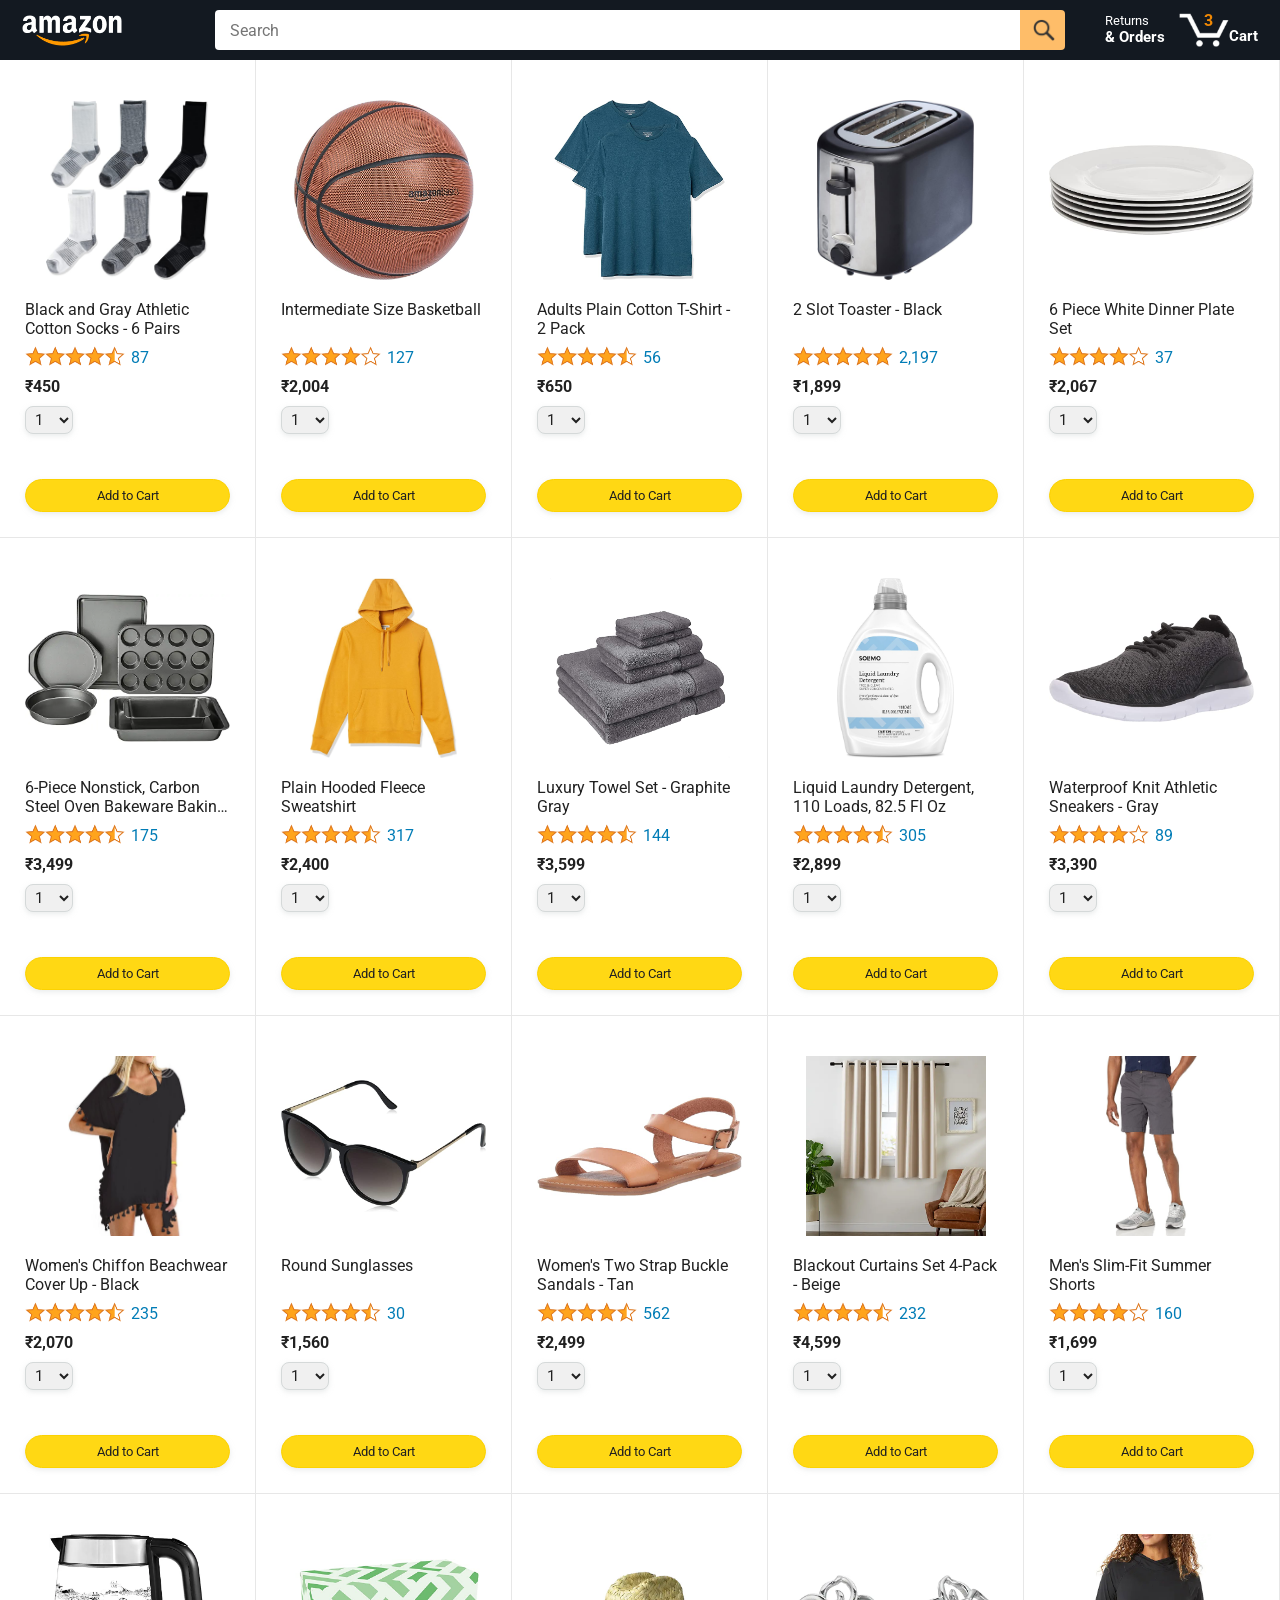
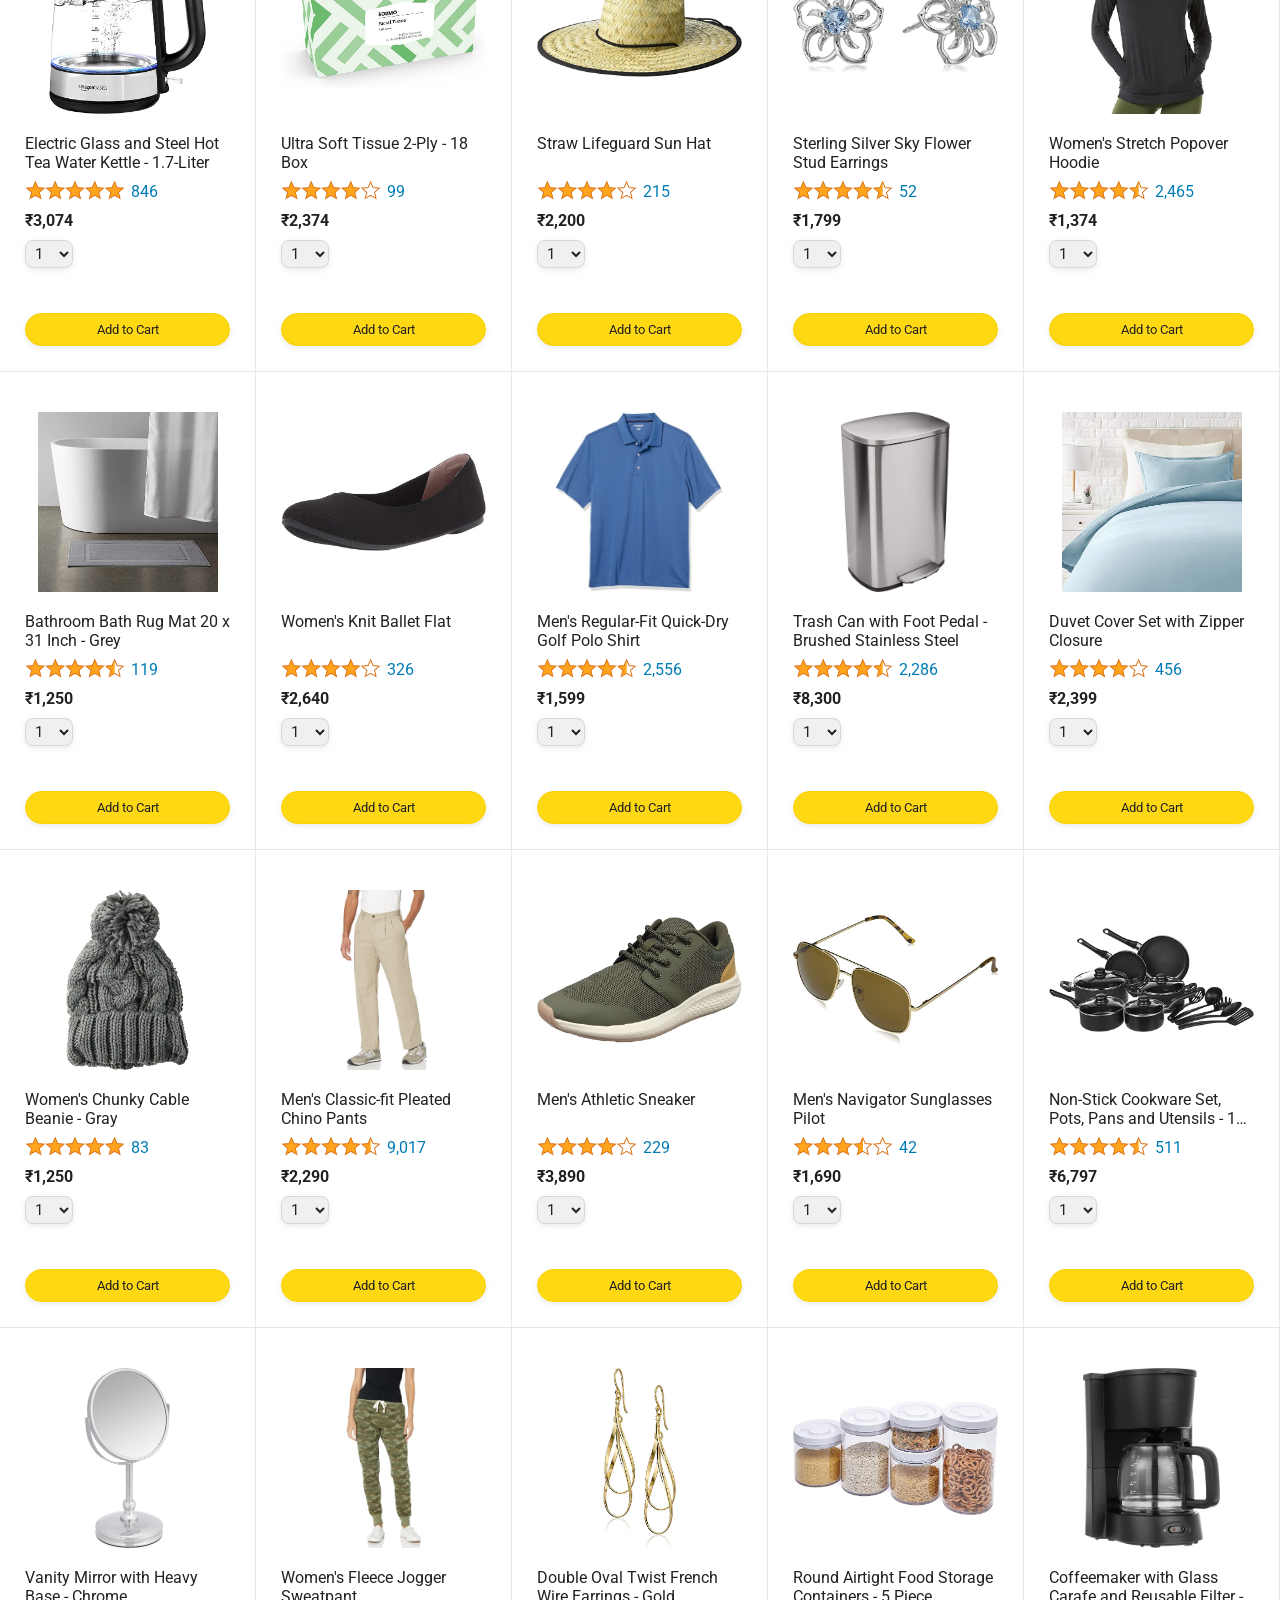
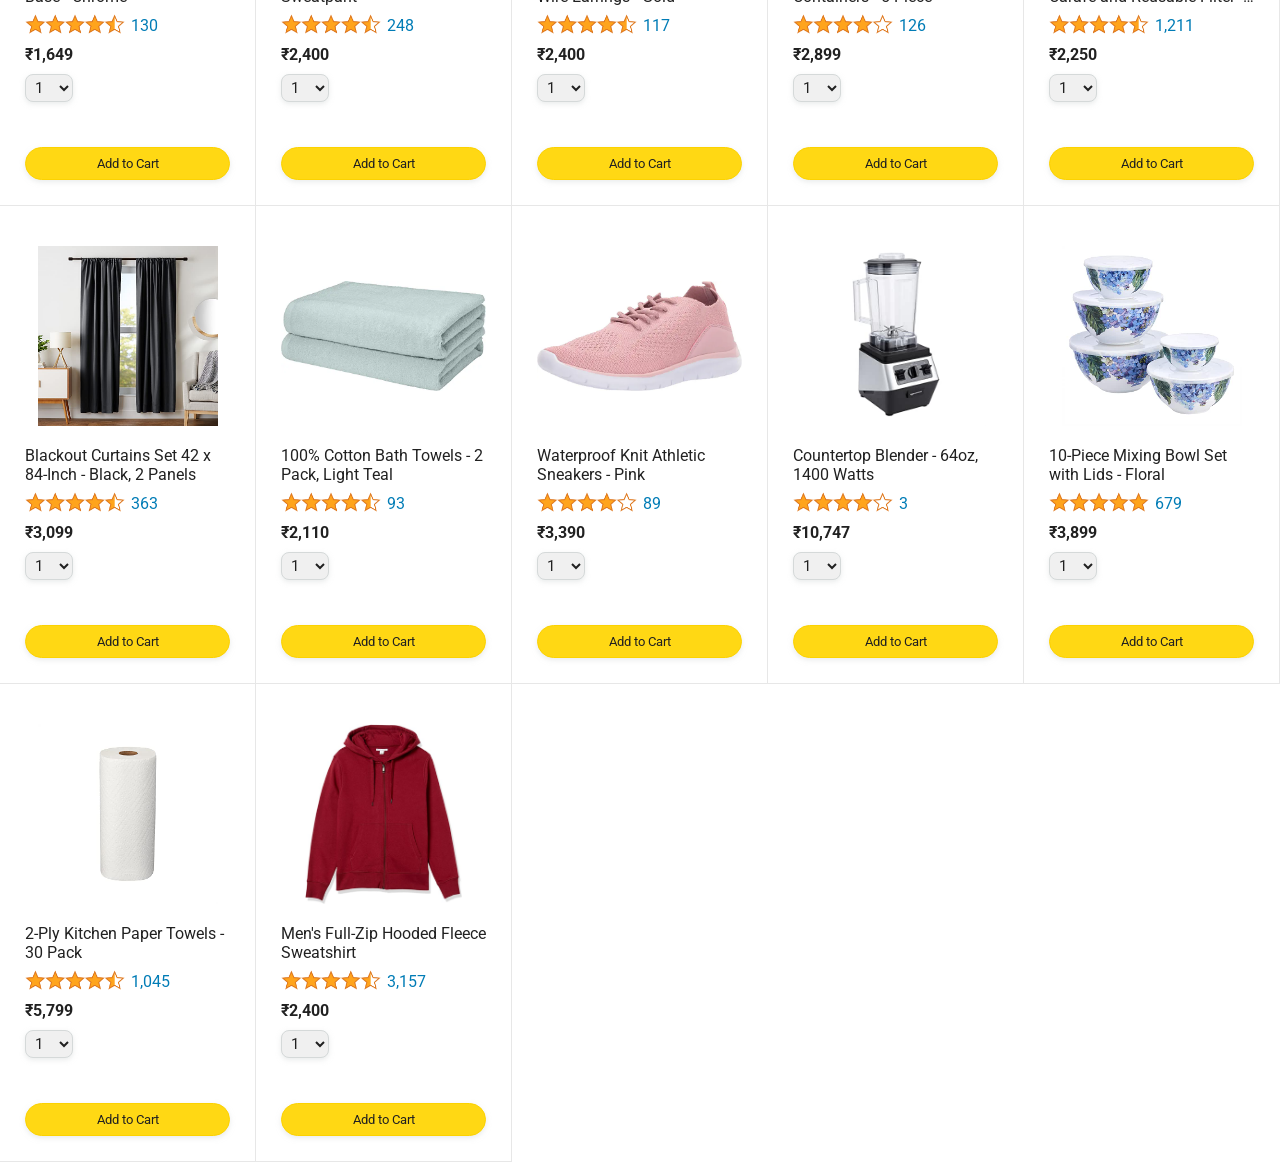
<file: index.html>
<!DOCTYPE html>
<html>
  <head>
    <title>Amazon Project</title>

    <!-- This code is needed for responsive design to work.
      (Responsive design = make the website look good on
      smaller screen sizes like a phone or a tablet). -->
    <meta name="viewport" content="width=device-width, initial-scale=1">

    <!-- Load a font called Roboto from Google Fonts. -->
    <link rel="preconnect" href="https://fonts.googleapis.com">
    <link rel="preconnect" href="https://fonts.gstatic.com" crossorigin>
    <link href="https://fonts.googleapis.com/css2?family=Roboto:wght@400;500;700&display=swap" rel="stylesheet">

    <!-- Here are the CSS files for this page. -->
    <link rel="stylesheet" href="styles/shared/general.css">
    <link rel="stylesheet" href="styles/shared/amazon-header.css">
    <link rel="stylesheet" href="styles/pages/amazon.css">
  </head>
  <body>
    <div class="amazon-header">
      <div class="amazon-header-left-section">
        <a href="index.html" class="header-link">
          <img class="amazon-logo"
            src="images/amazon-logo-white.png">
          <img class="amazon-mobile-logo"
            src="images/amazon-mobile-logo-white.png">
        </a>
      </div>

      <div class="amazon-header-middle-section">
        <input class="search-bar" type="text" placeholder="Search">

        <button class="search-button">
          <img class="search-icon" src="images/icons/search-icon.png">
        </button>
      </div>

      <div class="amazon-header-right-section">
        <a class="orders-link header-link" href="orders.html">
          <span class="returns-text">Returns</span>
          <span class="orders-text">& Orders</span>
        </a>

        <a class="cart-link header-link" href="checkout.html">
          <img class="cart-icon" src="images/icons/cart-icon.png">
          <div class="cart-quantity  js-cart-quantity">0</div>
          <div class="cart-text">Cart</div>
        </a>
      </div>
    </div>
    
    <div class="main">
      <div class="products-grid js-product-grid">
        <div class="product-container">
          <div class="product-image-container">
            <img class="product-image"
              src="images/products/athletic-cotton-socks-6-pairs.jpg">
          </div>

          <div class="product-name limit-text-to-2-lines">
            Black and Gray Athletic Cotton Socks - 6 Pairs
          </div>

          <div class="product-rating-container">
            <img class="product-rating-stars"
              src="images/ratings/rating-45.png">
            <div class="product-rating-count link-primary">
              87
            </div>
          </div>

          <div class="product-price">
            ₹450
          </div>

          <div class="product-quantity-container">
            <select>
              <option selected value="1">1</option>
              <option value="2">2</option>
              <option value="3">3</option>
              <option value="4">4</option>
              <option value="5">5</option>
              <option value="6">6</option>
              <option value="7">7</option>
              <option value="8">8</option>
              <option value="9">9</option>
              <option value="10">10</option>
            </select>
          </div>

          <div class="product-spacer"></div>

          <div class="added-to-cart">
            <img src="images/icons/checkmark.png">
            Added
          </div>

          <button class="add-to-cart-button button-primary">
            Add to Cart
          </button>
        </div>

        <div class="product-container">
          <div class="product-image-container">
            <img class="product-image"
              src="images/products/intermediate-composite-basketball.jpg">
          </div>

          <div class="product-name limit-text-to-2-lines">
            Intermediate Size Basketball
          </div>

          <div class="product-rating-container">
            <img class="product-rating-stars"
              src="images/ratings/rating-40.png">
            <div class="product-rating-count link-primary">
              127
            </div>
          </div>

          <div class="product-price">
            ₹2,004
          </div>

          <div class="product-quantity-container">
            <select>
              <option selected value="1">1</option>
              <option value="2">2</option>
              <option value="3">3</option>
              <option value="4">4</option>
              <option value="5">5</option>
              <option value="6">6</option>
              <option value="7">7</option>
              <option value="8">8</option>
              <option value="9">9</option>
              <option value="10">10</option>
            </select>
          </div>

          <div class="product-spacer"></div>

          <div class="added-to-cart">
            <img src="images/icons/checkmark.png">
            Added
          </div>

          <button class="add-to-cart-button button-primary">
            Add to Cart
          </button>
        </div>

        <div class="product-container">
          <div class="product-image-container">
            <img class="product-image"
              src="images/products/adults-plain-cotton-tshirt-2-pack-teal.jpg">
          </div>

          <div class="product-name limit-text-to-2-lines">
            Adults Plain Cotton T-Shirt - 2 Pack
          </div>

          <div class="product-rating-container">
            <img class="product-rating-stars"
              src="images/ratings/rating-45.png">
            <div class="product-rating-count link-primary">
              56
            </div>
          </div>

          <div class="product-price">
            ₹650
          </div>

          <div class="product-quantity-container">
            <select>
              <option selected value="1">1</option>
              <option value="2">2</option>
              <option value="3">3</option>
              <option value="4">4</option>
              <option value="5">5</option>
              <option value="6">6</option>
              <option value="7">7</option>
              <option value="8">8</option>
              <option value="9">9</option>
              <option value="10">10</option>
            </select>
          </div>

          <div class="product-spacer"></div>

          <div class="added-to-cart">
            <img src="images/icons/checkmark.png">
            Added
          </div>

          <button class="add-to-cart-button button-primary">
            Add to Cart
          </button>
        </div>
      </div>
    </div>    
    <script type="module" src="scripts/amazon.js"></script>
  </body>
</html>
</file>
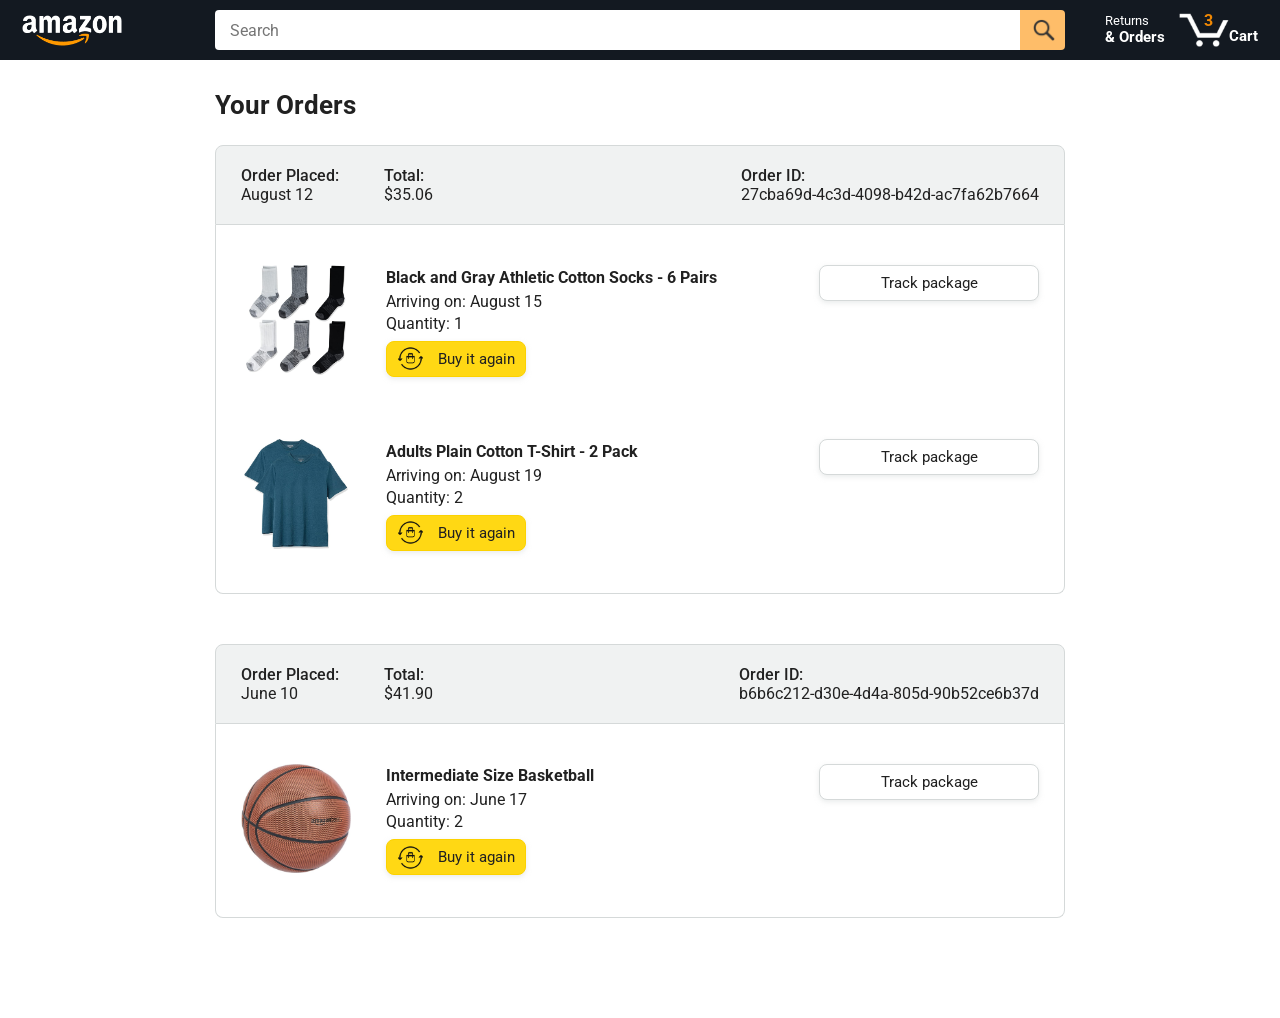
<file: orders.html>
<!DOCTYPE html>
<html>
  <head>
    <title>Orders</title>

    <!-- This code is needed for responsive design to work.
      (Responsive design = make the website look good on
      smaller screen sizes like a phone or a tablet). -->
    <meta name="viewport" content="width=device-width, initial-scale=1">

    <!-- Load a font called Roboto from Google Fonts. -->
    <link rel="preconnect" href="https://fonts.googleapis.com">
    <link rel="preconnect" href="https://fonts.gstatic.com" crossorigin>
    <link href="https://fonts.googleapis.com/css2?family=Roboto:wght@400;500;700&display=swap" rel="stylesheet">

    <!-- Here are the CSS files for this page. -->
    <link rel="stylesheet" href="styles/shared/general.css">
    <link rel="stylesheet" href="styles/shared/amazon-header.css">
    <link rel="stylesheet" href="styles/pages/orders.css">
  </head>
  <body>
    <div class="amazon-header">
      <div class="amazon-header-left-section">
        <a href="index.html" class="header-link">
          <img class="amazon-logo"
            src="images/amazon-logo-white.png">
          <img class="amazon-mobile-logo"
            src="images/amazon-mobile-logo-white.png">
        </a>
      </div>

      <div class="amazon-header-middle-section">
        <input class="search-bar" type="text" placeholder="Search">

        <button class="search-button">
          <img class="search-icon" src="images/icons/search-icon.png">
        </button>
      </div>

      <div class="amazon-header-right-section">
        <a class="orders-link header-link" href="orders.html">
          <span class="returns-text">Returns</span>
          <span class="orders-text">& Orders</span>
        </a>

        <a class="cart-link header-link" href="checkout.html">
          <img class="cart-icon" src="images/icons/cart-icon.png">
          <div class="cart-quantity">3</div>
          <div class="cart-text">Cart</div>
        </a>
      </div>
    </div>

    <div class="main">
      <div class="page-title">Your Orders</div>

      <div class="orders-grid">
        <div class="order-container">
          
          <div class="order-header">
            <div class="order-header-left-section">
              <div class="order-date">
                <div class="order-header-label">Order Placed:</div>
                <div>August 12</div>
              </div>
              <div class="order-total">
                <div class="order-header-label">Total:</div>
                <div>$35.06</div>
              </div>
            </div>

            <div class="order-header-right-section">
              <div class="order-header-label">Order ID:</div>
              <div>27cba69d-4c3d-4098-b42d-ac7fa62b7664</div>
            </div>
          </div>

          <div class="order-details-grid">
            <div class="product-image-container">
              <img src="images/products/athletic-cotton-socks-6-pairs.jpg">
            </div>

            <div class="product-details">
              <div class="product-name">
                Black and Gray Athletic Cotton Socks - 6 Pairs
              </div>
              <div class="product-delivery-date">
                Arriving on: August 15
              </div>
              <div class="product-quantity">
                Quantity: 1
              </div>
              <button class="buy-again-button button-primary">
                <img class="buy-again-icon" src="images/icons/buy-again.png">
                <span class="buy-again-message">Buy it again</span>
              </button>
            </div>

            <div class="product-actions">
              <a href="tracking.html">
                <button class="track-package-button button-secondary">
                  Track package
                </button>
              </a>
            </div>

            <div class="product-image-container">
              <img src="images/products/adults-plain-cotton-tshirt-2-pack-teal.jpg">
            </div>

            <div class="product-details">
              <div class="product-name">
                Adults Plain Cotton T-Shirt - 2 Pack
              </div>
              <div class="product-delivery-date">
                Arriving on: August 19
              </div>
              <div class="product-quantity">
                Quantity: 2
              </div>
              <button class="buy-again-button button-primary">
                <img class="buy-again-icon" src="images/icons/buy-again.png">
                <span class="buy-again-message">Buy it again</span>
              </button>
            </div>

            <div class="product-actions">
              <a href="tracking.html">
                <button class="track-package-button button-secondary">
                  Track package
                </button>
              </a>
            </div>
          </div>
        </div>

        <div class="order-container">

          <div class="order-header">
            <div class="order-header-left-section">
              <div class="order-date">
                <div class="order-header-label">Order Placed:</div>
                <div>June 10</div>
              </div>
              <div class="order-total">
                <div class="order-header-label">Total:</div>
                <div>$41.90</div>
              </div>
            </div>

            <div class="order-header-right-section">
              <div class="order-header-label">Order ID:</div>
              <div>b6b6c212-d30e-4d4a-805d-90b52ce6b37d</div>
            </div>
          </div>

          <div class="order-details-grid">
            <div class="product-image-container">
              <img src="images/products/intermediate-composite-basketball.jpg">
            </div>

            <div class="product-details">
              <div class="product-name">
                Intermediate Size Basketball
              </div>
              <div class="product-delivery-date">
                Arriving on: June 17
              </div>
              <div class="product-quantity">
                Quantity: 2
              </div>
              <button class="buy-again-button button-primary">
                <img class="buy-again-icon" src="images/icons/buy-again.png">
                <span class="buy-again-message">Buy it again</span>
              </button>
            </div>

            <div class="product-actions">
              <a href="tracking.html">
                <button class="track-package-button button-secondary">
                  Track package
                </button>
              </a>
            </div>
          </div>
        </div>
      </div>
    </div>
  </body>
</html>
</file>
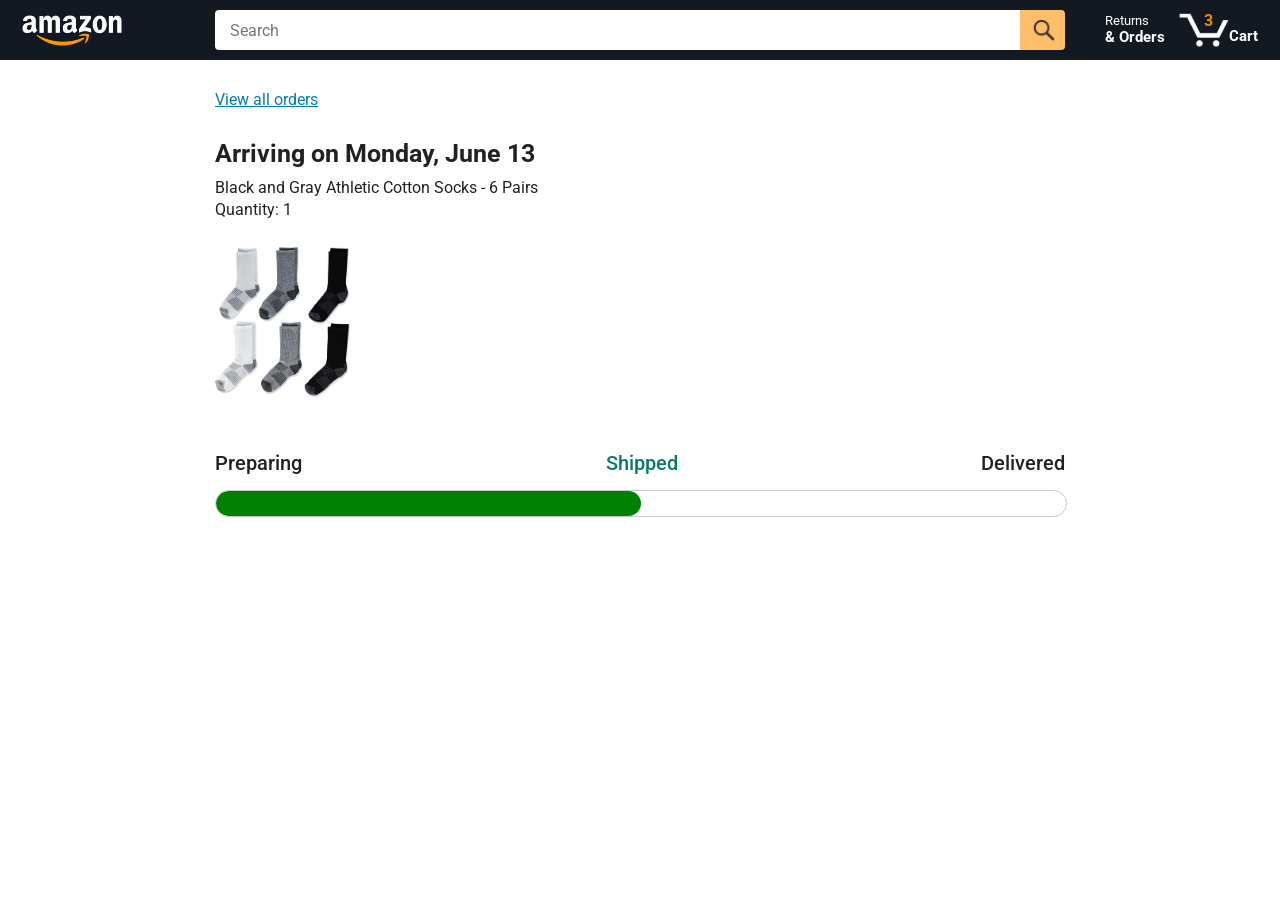
<file: tracking.html>
<!DOCTYPE html>
<html>
  <head>
    <title>Tracking</title>

    <!-- This code is needed for responsive design to work.
      (Responsive design = make the website look good on
      smaller screen sizes like a phone or a tablet). -->
    <meta name="viewport" content="width=device-width, initial-scale=1">

    <!-- Load a font called Roboto from Google Fonts. -->
    <link rel="preconnect" href="https://fonts.googleapis.com">
    <link rel="preconnect" href="https://fonts.gstatic.com" crossorigin>
    <link href="https://fonts.googleapis.com/css2?family=Roboto:wght@400;500;700&display=swap" rel="stylesheet">

    <!-- Here are the CSS files for this page. -->
    <link rel="stylesheet" href="styles/shared/general.css">
    <link rel="stylesheet" href="styles/shared/amazon-header.css">
    <link rel="stylesheet" href="styles/pages/tracking.css">
  </head>
  <body>
    <div class="amazon-header">
      <div class="amazon-header-left-section">
        <a href="index.html" class="header-link">
          <img class="amazon-logo"
            src="images/amazon-logo-white.png">
          <img class="amazon-mobile-logo"
            src="images/amazon-mobile-logo-white.png">
        </a>
      </div>

      <div class="amazon-header-middle-section">
        <input class="search-bar" type="text" placeholder="Search">

        <button class="search-button">
          <img class="search-icon" src="images/icons/search-icon.png">
        </button>
      </div>

      <div class="amazon-header-right-section">
        <a class="orders-link header-link" href="orders.html">
          <span class="returns-text">Returns</span>
          <span class="orders-text">& Orders</span>
        </a>

        <a class="cart-link header-link" href="checkout.html">
          <img class="cart-icon" src="images/icons/cart-icon.png">
          <div class="cart-quantity">3</div>
          <div class="cart-text">Cart</div>
        </a>
      </div>
    </div>

    <div class="main">
      <div class="order-tracking">
        <a class="back-to-orders-link link-primary" href="orders.html">
          View all orders
        </a>

        <div class="delivery-date">
          Arriving on Monday, June 13
        </div>

        <div class="product-info">
          Black and Gray Athletic Cotton Socks - 6 Pairs
        </div>

        <div class="product-info">
          Quantity: 1
        </div>

        <img class="product-image" src="images/products/athletic-cotton-socks-6-pairs.jpg">

        <div class="progress-labels-container">
          <div class="progress-label">
            Preparing
          </div>
          <div class="progress-label current-status">
            Shipped
          </div>
          <div class="progress-label">
            Delivered
          </div>
        </div>

        <div class="progress-bar-container">
          <div class="progress-bar"></div>
        </div>
      </div>
    </div>
  </body>
</html>
</file>
<file: styles/shared/general.css>
body {
  font-family: Roboto, Arial;
  color: rgb(33, 33, 33);
  /* The <body> element has a default margin of 8px
     on all sides. This removes the default margins. */
  margin: 0;
}

/* <p> elements have a default margin on the top
   and bottom. This removes the default margins. */
p {
  margin: 0;
}

button {
  cursor: pointer;
}

select {
  cursor: pointer;
}

input, select, button {
  font-family: Roboto, Arial;
}

.button-primary {
  color: rgb(33, 33, 33);
  background-color: rgb(255, 216, 20);
  border: 1px solid rgb(252, 210, 0);
  border-radius: 8px;
  cursor: pointer;
  box-shadow: 0 2px 5px rgba(213, 217, 217, 0.5);
}

.button-primary:hover {
  background-color: rgb(247, 202, 0);
  border: 1px solid rgb(242, 194, 0);
}

.button-primary:active {
  background: rgb(255, 216, 20);
  border-color: rgb(252, 210, 0);
  box-shadow: none;
}

.button-secondary {
  color: rgb(33, 33, 33);
  background: white;
  border: 1px solid rgb(213, 217, 217);
  border-radius: 8px;
  cursor: pointer;
  box-shadow: 0 2px 5px rgba(213, 217, 217, 0.5);
}

.button-secondary:hover {
  background-color: rgb(247, 250, 250);
}

.button-secondary:active {
  background-color: rgb(237, 253, 255);
  box-shadow: none;
}

/* These styles will limit text to 2 lines. Anything
   beyond 2 lines will be replaced with "..."
   You can find this code by using an A.I. tool or by
   searching in Google.
   https://css-tricks.com/almanac/properties/l/line-clamp/ */
.limit-text-to-2-lines {
  display: -webkit-box;
  -webkit-line-clamp: 2;
  -webkit-box-orient: vertical;
  overflow: hidden;
}

.link-primary {
  color: rgb(1, 124, 182);
  cursor: pointer;
}

.link-primary:hover {
  color: rgb(196, 80, 0);
}

/* Styles for dropdown selectors. */
select {
  color: rgb(33, 33, 33);
  background-color: rgb(240, 240, 240);
  border: 1px solid rgb(213, 217, 217);
  border-radius: 8px;
  padding: 3px 5px;
  font-size: 15px;
  cursor: pointer;
  box-shadow: 0 2px 5px rgba(213, 217, 217, 0.5);
}

select:focus,
input:focus {
  outline: 2px solid rgb(255, 153, 0);
}
</file>
<file: styles/shared/amazon-header.css>
.amazon-header {
  background-color: rgb(19, 25, 33);
  color: white;
  padding-left: 15px;
  padding-right: 15px;

  display: flex;
  align-items: center;
  justify-content: space-between;

  position: fixed;
  top: 0;
  left: 0;
  right: 0;
  height: 60px;
}

.amazon-header-left-section {
  width: 180px;
}

@media (max-width: 800px) {
  .amazon-header-left-section {
    width: unset;
  }
}

.header-link {
  display: inline-block;
  padding: 6px;
  border-radius: 2px;
  cursor: pointer;
  text-decoration: none;
  border: 1px solid rgba(0, 0, 0, 0);
}

.header-link:hover {
  border: 1px solid white;
}

.amazon-logo {
  width: 100px;
  margin-top: 5px;
}

.amazon-mobile-logo {
  display: none;
}

@media (max-width: 575px) {
  .amazon-logo {
    display: none;
  }

  .amazon-mobile-logo {
    display: block;
    height: 35px;
    margin-top: 5px;
  }
}

.amazon-header-middle-section {
  flex: 1;
  max-width: 850px;
  margin-left: 10px;
  margin-right: 10px;
  display: flex;
}

.search-bar {
  flex: 1;
  width: 0;
  font-size: 16px;
  height: 38px;
  padding-left: 15px;
  border: none;
  border-top-left-radius: 4px;
  border-bottom-left-radius: 4px;
  border-top-right-radius: 0;
  border-bottom-right-radius: 0;
}

.search-button {
  background-color: rgb(254, 189, 105);
  border: none;
  width: 45px;
  height: 40px;
  border-top-right-radius: 4px;
  border-bottom-right-radius: 4px;
  flex-shrink: 0;
}

.search-icon {
  height: 22px;
  margin-left: 2px;
  margin-top: 3px;
}

.amazon-header-right-section {
  width: 180px;
  flex-shrink: 0;
  display: flex;
  justify-content: end;
}

.orders-link {
  color: white;
}

.returns-text {
  display: block;
  font-size: 13px;
}

.orders-text {
  display: block;
  font-size: 15px;
  font-weight: 700;
}

.cart-link {
  color: white;
  display: flex;
  align-items: center;
  position: relative;
}

.cart-icon {
  width: 50px;
}

.cart-text {
  margin-top: 12px;
  font-size: 15px;
  font-weight: 700;
}

.cart-quantity {
  color: rgb(240, 136, 4);
  font-size: 16px;
  font-weight: 700;

  position: absolute;
  top: 4px;
  left: 22px;
  
  width: 26px;
  text-align: center;
}
</file>
<file: styles/pages/amazon.css>
.main {
  margin-top: 60px;
}

.products-grid {
  display: grid;

  /* - In CSS Grid, 1fr means a column will take up the
       remaining space in the grid.s
     - If we write 1fr 1fr ... 1fr; 8 times, this will
       divide the grid into 8 columns, each taking up an
       equal amount of the space.
     - repeat(8, 1fr); is a shortcut for repeating "1fr"
       8 times (instead of typing out "1fr" 8 times).
       repeat(...) is a special property that works with
       display: grid; */
  grid-template-columns: repeat(8, 1fr);
}

/* @media is used to create responsive design (making the
   website look good on any screen size). This @media
   means when the screen width is 2000px or less, we
   will divide the grid into 7 columns instead of 8. */
@media (max-width: 2000px) {
  .products-grid {
    grid-template-columns: repeat(7, 1fr);
  }
}

/* This @media means when the screen width is 1600px or
   less, we will divide the grid into 6 columns. */
@media (max-width: 1600px) {
  .products-grid {
    grid-template-columns: repeat(6, 1fr);
  }
}

@media (max-width: 1300px) {
  .products-grid {
    grid-template-columns: repeat(5, 1fr);
  }
}

@media (max-width: 1000px) {
  .products-grid {
    grid-template-columns: repeat(4, 1fr);
  }
}

@media (max-width: 800px) {
  .products-grid {
    grid-template-columns: repeat(3, 1fr);
  }
}

@media (max-width: 575px) {
  .products-grid {
    grid-template-columns: repeat(2, 1fr);
  }
}

@media (max-width: 450px) {
  .products-grid {
    grid-template-columns: 1fr;
  }
}

.product-container {
  padding-top: 40px;
  padding-bottom: 25px;
  padding-left: 25px;
  padding-right: 25px;

  border-right: 1px solid rgb(231, 231, 231);
  border-bottom: 1px solid rgb(231, 231, 231);

  display: flex;
  flex-direction: column;
}

.product-image-container {
  display: flex;
  justify-content: center;
  align-items: center;

  height: 180px;
  margin-bottom: 20px;
}

.product-image {
  /* Images will overflow their container by default. To
    prevent this, we set max-width and max-height to 100%
    so they stay inside their container. */
  max-width: 100%;
  max-height: 100%;
}

.product-name {
  height: 40px;
  margin-bottom: 5px;
}

.product-rating-container {
  display: flex;
  align-items: center;
  margin-bottom: 10px;
}

.product-rating-stars {
  width: 100px;
  margin-right: 6px;
}

.product-rating-count {
  color: rgb(1, 124, 182);
  cursor: pointer;
  margin-top: 3px;
}

.product-price {
  font-weight: 700;
  margin-bottom: 10px;
}

.product-quantity-container {
  margin-bottom: 17px;
}

.product-spacer {
  flex: 1;
}

.added-to-cart {
  color: rgb(6, 125, 98);
  font-size: 16px;

  display: flex;
  align-items: center;
  margin-bottom: 8px;

  /* At first, the "Added to cart" message will
     be invisible. Use JavaScript to change the
     opacity and make it visible. */
  opacity: 0;
}

.added-to-cart img {
  height: 20px;
  margin-right: 5px;
}

.add-to-cart-button {
  width: 100%;
  padding: 8px;
  border-radius: 50px;
}
</file>
<file: styles/pages/orders.css>
.main {
  max-width: 850px;
  margin-top: 90px;
  margin-bottom: 100px;
  padding-left: 20px;
  padding-right: 20px;

  /* margin-left: auto;
     margin-right auto;
     Is a trick for centering an element horizontally
     without needing a container. */
  margin-left: auto;
  margin-right: auto;
}

.page-title {
  font-weight: 700;
  font-size: 26px;
  margin-bottom: 25px;
}

.orders-grid {
  display: grid;
  grid-template-columns: 1fr;
  row-gap: 50px;
}

.order-header {
  background-color: rgb(240, 242, 242);
  border: 1px solid rgb(213, 217, 217);

  display: flex;
  align-items: center;
  justify-content: space-between;

  padding: 20px 25px;
  border-top-left-radius: 8px;
  border-top-right-radius: 8px;
}

.order-header-left-section {
  display: flex;
  flex-shrink: 0;
}

.order-header-label {
  font-weight: 500;
}

.order-date,
.order-total {
  margin-right: 45px;
}

.order-header-right-section {
  flex-shrink: 1;
}

@media (max-width: 575px) {
  .order-header {
    flex-direction: column;
    align-items: start;
    line-height: 23px;
    padding: 15px;
  }

  .order-header-left-section {
    flex-direction: column;
  }

  .order-header-label {
    margin-right: 5px;
  }

  .order-date,
  .order-total {
    display: grid;
    grid-template-columns: auto 1fr;
    margin-right: 0;
  }

  .order-header-right-section {
    display: grid;
    grid-template-columns: auto 1fr;
  }
}

.order-details-grid {
  padding: 40px 25px;
  border: 1px solid rgb(213, 217, 217);
  border-top: none;
  border-bottom-left-radius: 8px;
  border-bottom-right-radius: 8px;

  display: grid;
  grid-template-columns: 110px 1fr 220px;
  column-gap: 35px;
  row-gap: 60px;
  align-items: center;
}

@media (max-width: 800px) {
  .order-details-grid {
    grid-template-columns: 110px 1fr;
    row-gap: 0;
    padding-bottom: 8px;
  }
}

@media (max-width: 450px) {
  .order-details-grid {
    grid-template-columns: 1fr;
  }
}

.product-image-container {
  text-align: center;
}

.product-image-container img {
  max-width: 110px;
  max-height: 110px;
}

.product-name {
  font-weight: 700;
  margin-bottom: 5px;
}

.product-delivery-date {
  margin-bottom: 3px;
}

.product-quantity {
  margin-bottom: 8px;
}

.buy-again-button {
  font-size: 15px;
  width: 140px;
  height: 36px;
  border-radius: 8px;

  display: flex;
  align-items: center;
  justify-content: center;
}

.buy-again-icon {
  width: 25px;
  margin-right: 15px;
}

.product-actions {
  align-self: start;
}

.track-package-button {
  width: 100%;
  font-size: 15px;
  padding: 8px;
}

@media (max-width: 800px) {
  .buy-again-button {
    margin-bottom: 10px;
  }

  .product-actions {
    /* grid-column: 2 means this element will be placed
       in column 2 in the grid. (Normally, the column that
       an element is placed in is determined by the order
       of the elements in the HTML. grid-column overrides
       this default ordering). */
    grid-column: 2;
    margin-bottom: 30px;
  }

  .track-package-button {
    width: 140px;
  }
}

@media (max-width: 450px) {
  .product-image-container {
    text-align: center;
    margin-bottom: 25px;
  }

  .product-image-container img {
    max-width: 150px;
    max-height: 150px;
  }

  .product-name {
    margin-bottom: 10px;
  }

  .product-quantity {
    margin-bottom: 15px;
  }

  .buy-again-button {
    width: 100%;
    margin-bottom: 15px;
  }

  .product-actions {
    /* grid-column: auto; undos grid-column: 2; from above.
       This element will now be placed in its normal column
       in the grid. */
    grid-column: auto;
    margin-bottom: 70px;
  }

  .track-package-button {
    width: 100%;
    padding: 12px;
  }
}
</file>
<file: styles/pages/tracking.css>
.main {
  max-width: 850px;
  margin-top: 90px;
  margin-bottom: 100px;
  padding-left: 30px;
  padding-right: 30px;

  /* margin-left: auto;
     margin-right auto;
     Is a trick for centering an element horizontally
     without needing a container. */
  margin-left: auto;
  margin-right: auto;
}

.back-to-orders-link {
  display: inline-block;
  margin-bottom: 30px;
}

.delivery-date {
  font-size: 25px;
  font-weight: 700;
  margin-bottom: 10px;
}

.product-info {
  margin-bottom: 3px;
}

.product-image {
  max-width: 150px;
  max-height: 150px;
  margin-top: 25px;
  margin-bottom: 50px;
}

.progress-labels-container {
  display: flex;
  justify-content: space-between;
  font-size: 20px;
  font-weight: 500;
  margin-bottom: 15px;
}

.current-status {
  color: rgb(6, 125, 98);
}

@media (max-width: 575px) {
  .progress-labels-container {
    font-size: 16px;
  }
}

@media (max-width: 450px) {
  .progress-labels-container {
    flex-direction: column;
    margin-bottom: 5px;
  }

  .progress-label {
    margin-bottom: 3px;
  }
}

.progress-bar-container {
  height: 25px;
  width: 100%;

  border: 1px solid rgb(200, 200, 200);
  border-radius: 50px;
  overflow: hidden;
}

.progress-bar {
  height: 100%;
  background-color: green;
  border-radius: 50px;
  width: 50%;
}
</file>
